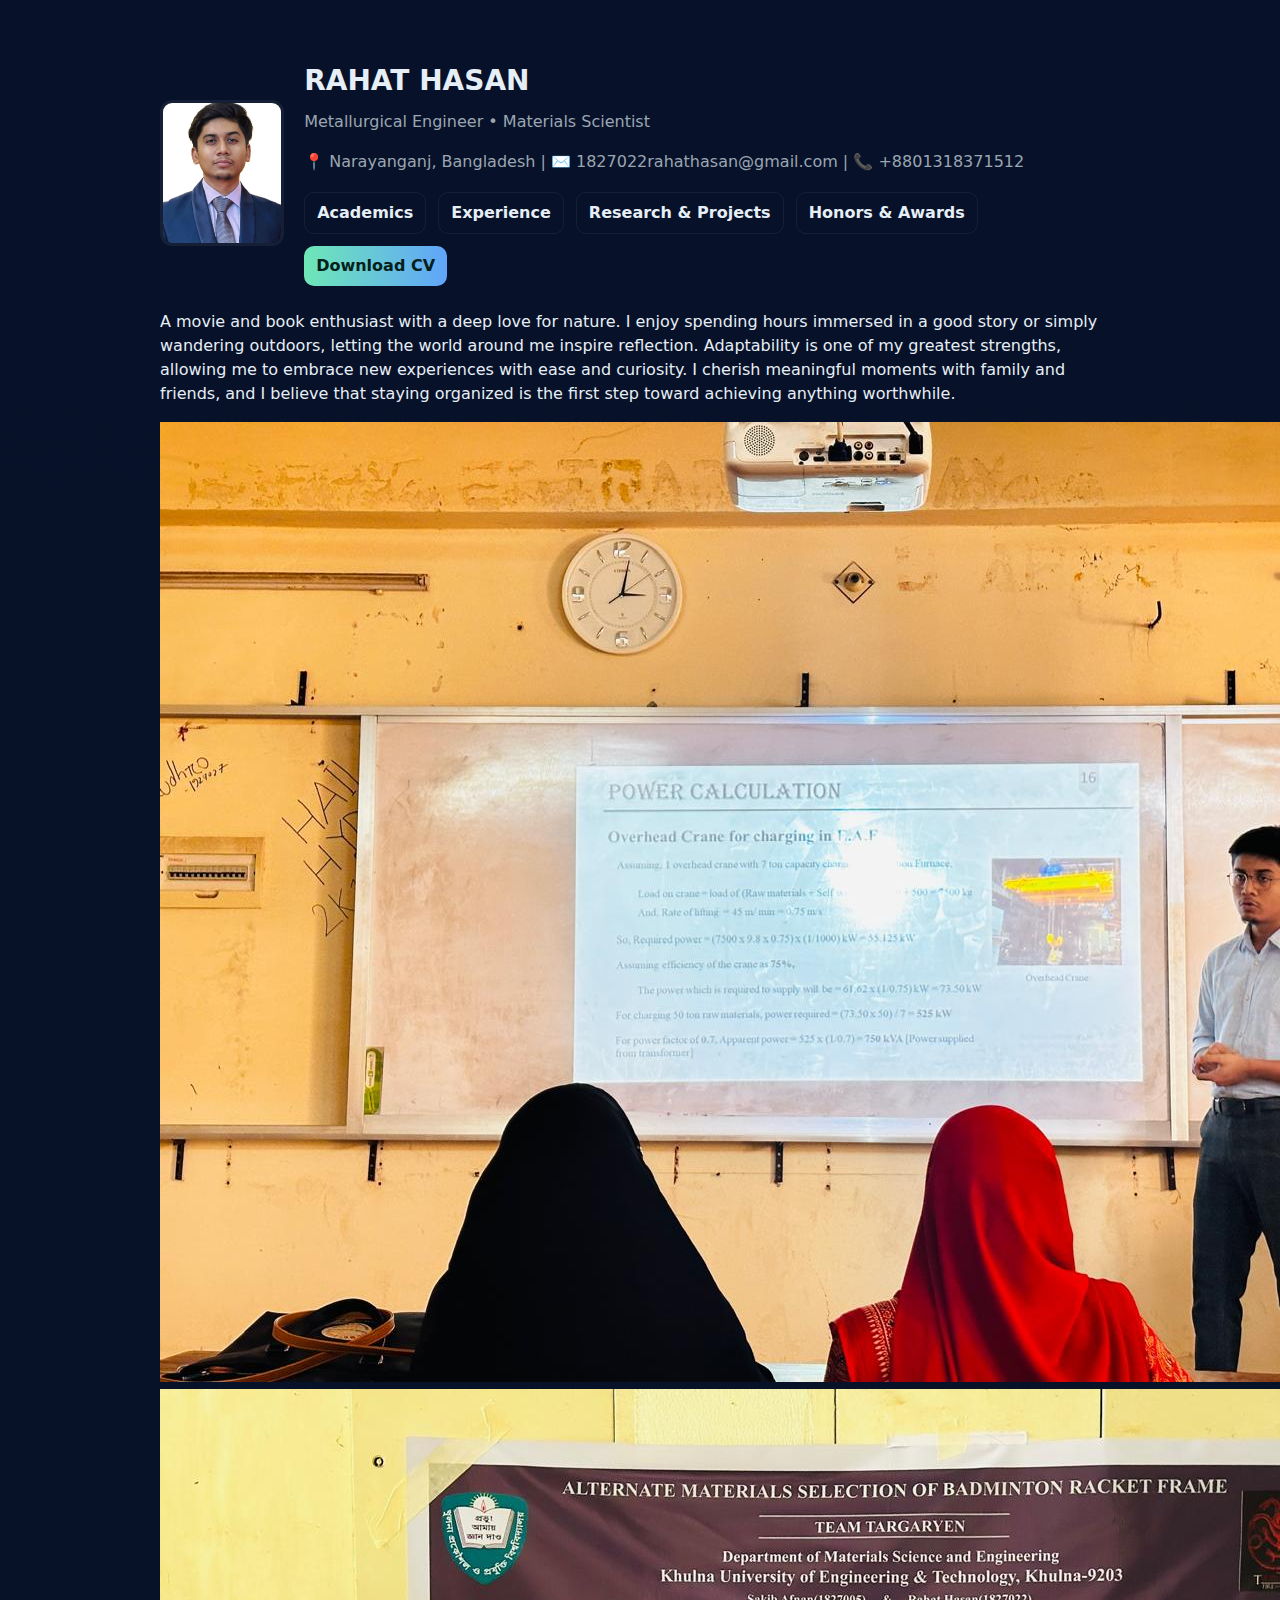
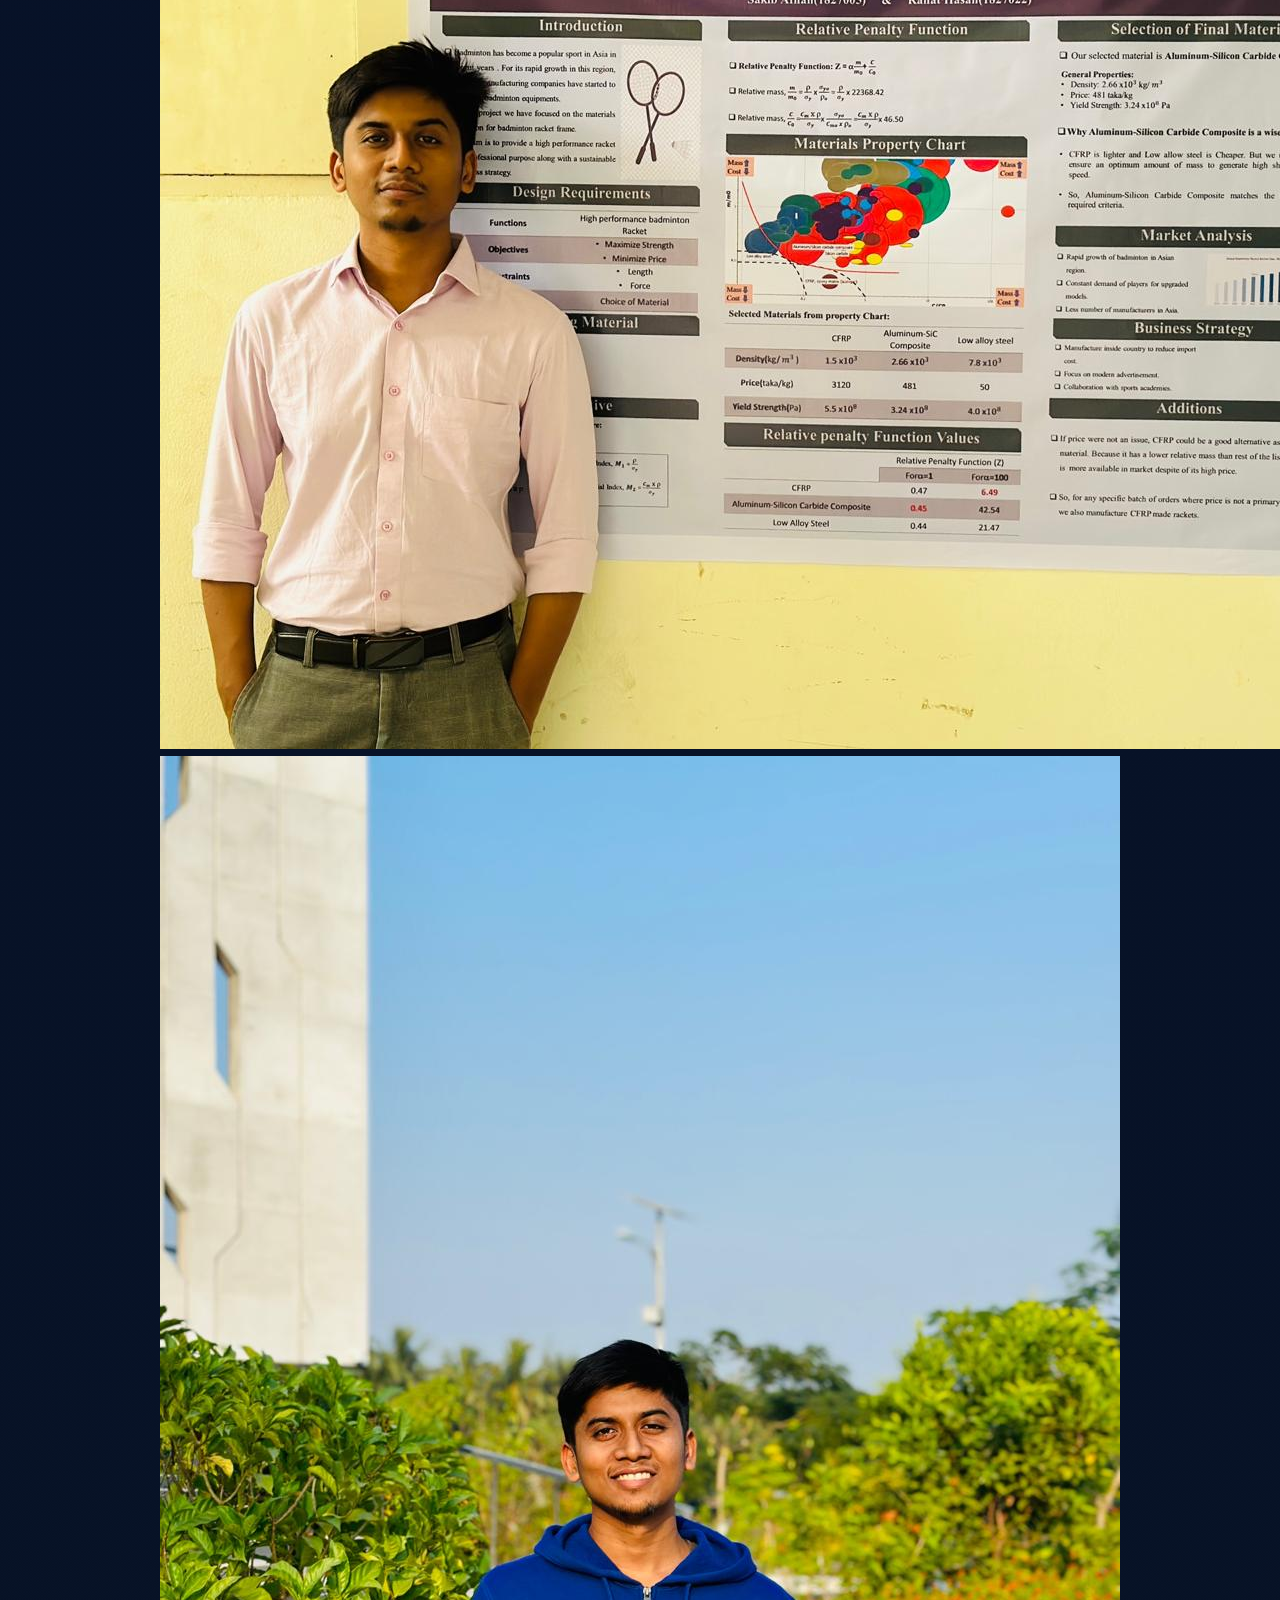
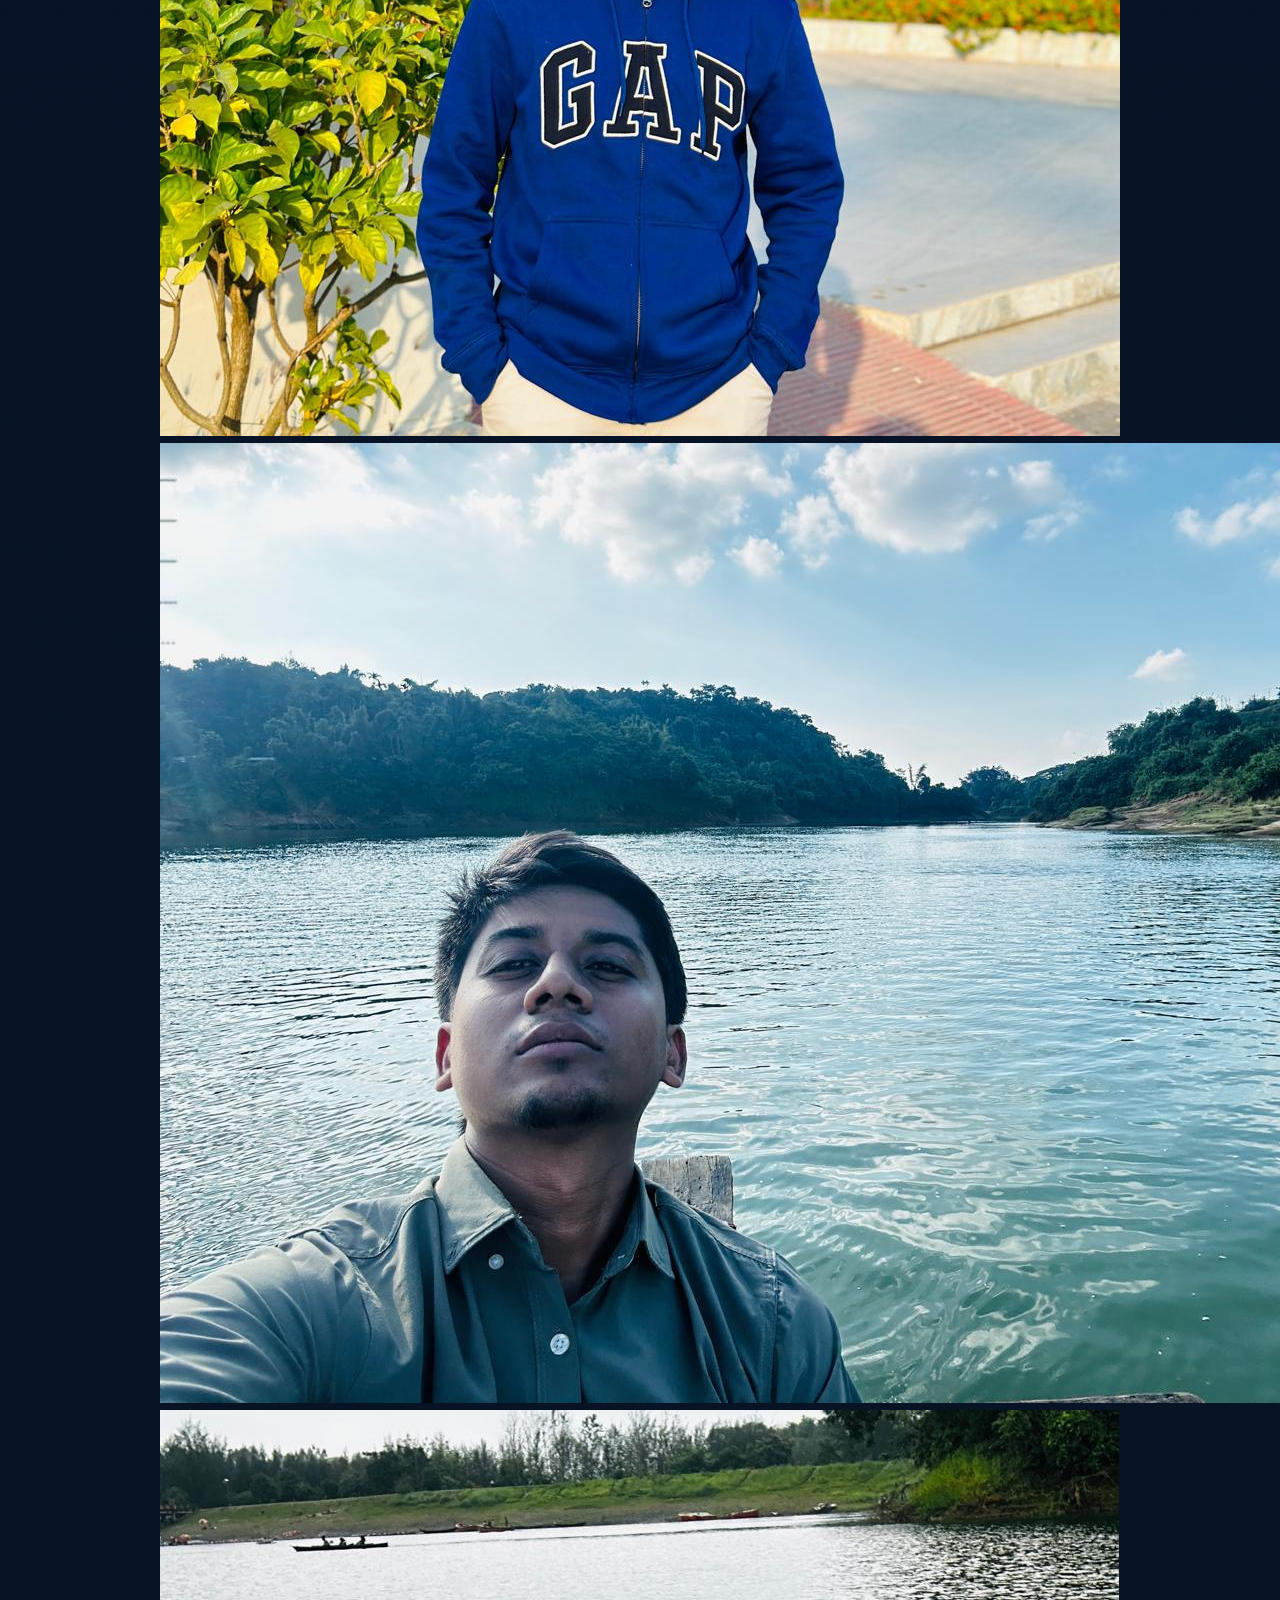
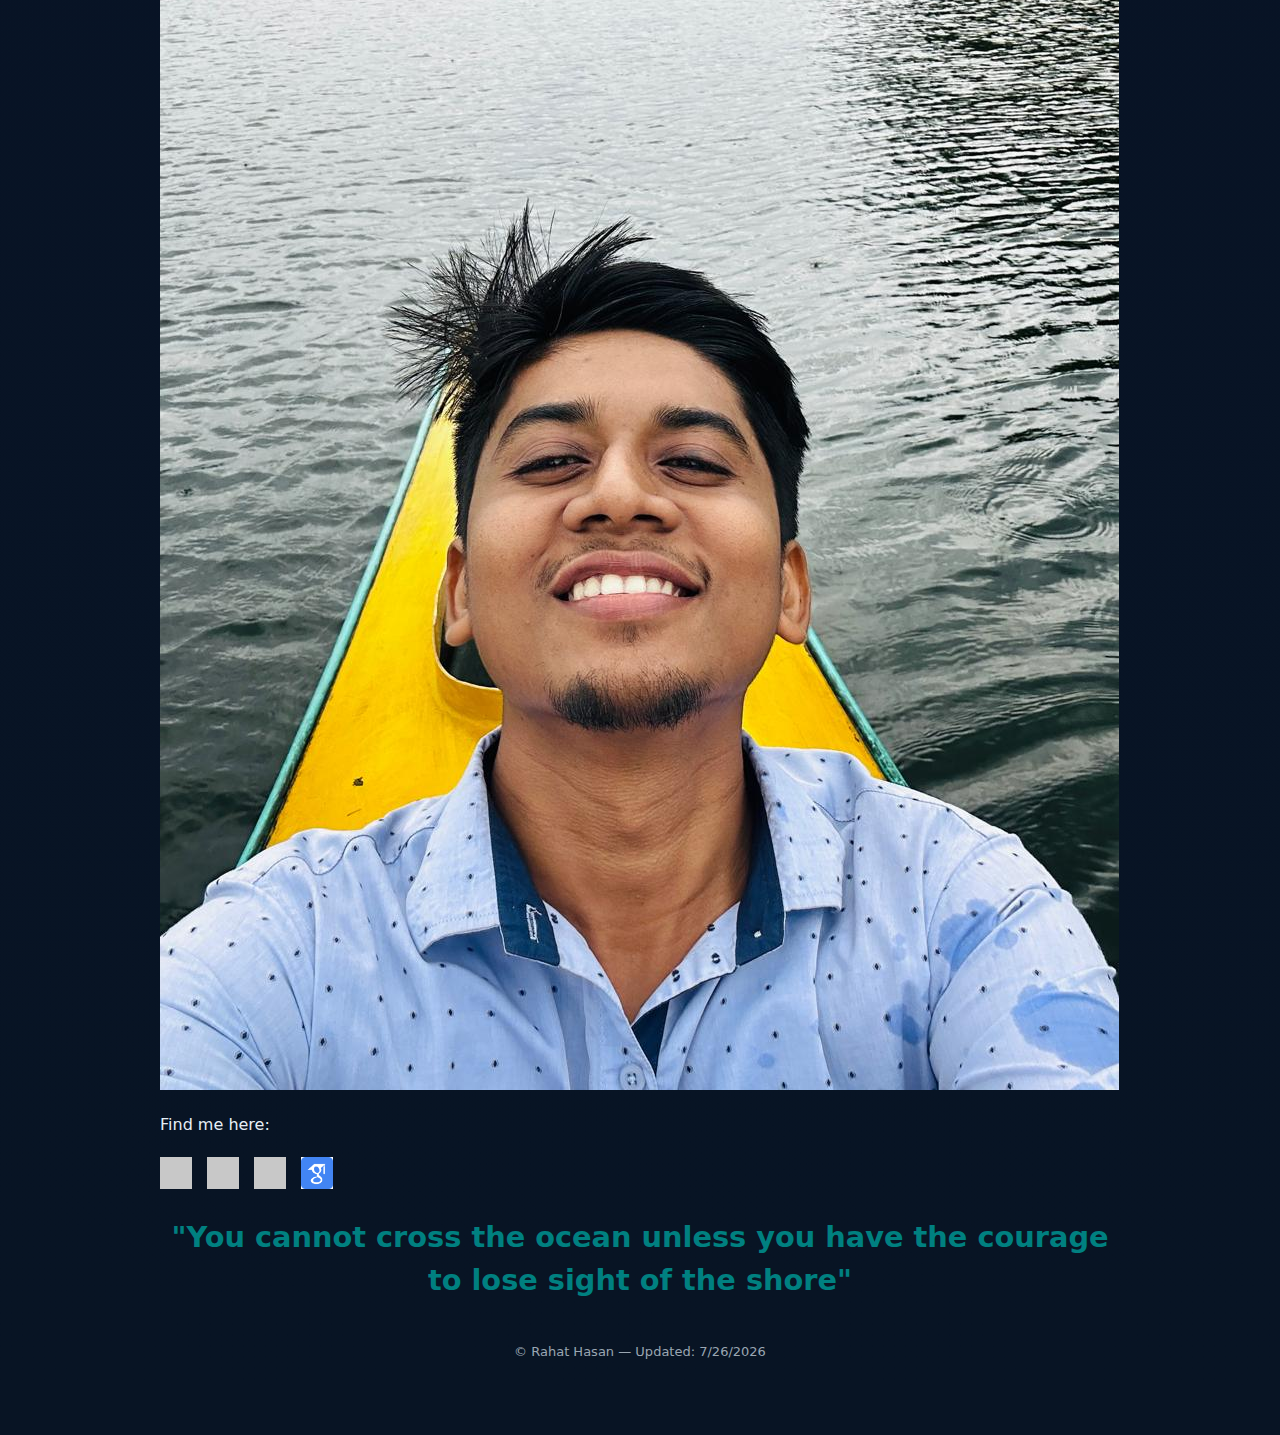
<file: index.html>
<!doctype html>
<html lang="en">
<head>
  <meta charset="utf-8" />
  <meta name="viewport" content="width=device-width, initial-scale=1" />
  <title>Home — RAHAT HASAN</title>
  <link rel="stylesheet" href="style.css" />
  <script defer data-domain="rahatmse22.github.io" src="https://plausible.io/js/script.js"></script>
  <style>
    .quote {
      text-align: center;
      font-weight: bold;
      color: teal; /* Change this to any color you like */
      margin-top: 20px;
      font-size: 1.8em;
    }
  </style>
</head>
<body>
  <div class="container">
    <header>
      <img src="images/profile.jpg" class="avatar" alt="Profile">
      <div>
        <h1>RAHAT HASAN</h1>
        <p class="lead">Metallurgical Engineer • Materials Scientist</p>
        <p class="lead">📍 Narayanganj, Bangladesh | ✉️ 1827022rahathasan@gmail.com | 📞 +8801318371512</p>
        <nav>
          <a class="btn" href="academics.html">Academics</a>
          <a class="btn" href="experience.html">Experience</a>
          <a class="btn" href="research.html">Research & Projects</a>
          <a class="btn" href="honors.html">Honors & Awards</a>
          <a class="btn primary" href="images/RAHAT HASAN.pdf" download>Download CV</a>
        </nav>
      </div>
    </header>

    <main>
      <p class="justified">
        A movie and book enthusiast with a deep love for nature. I enjoy spending hours immersed in a good story or simply wandering outdoors, letting the world around me inspire reflection. Adaptability is one of my greatest strengths, allowing me to embrace new experiences with ease and curiosity. I cherish meaningful moments with family and friends, and I believe that staying organized is the first step toward achieving anything worthwhile.
      </p>

      <!-- 5-photo row -->
      <div class="photo-row">
  <a href="images/ph1.jpg">
    <img src="images/ph1.jpg" alt="Photo 1">
  </a>
  <a href="images/ph2.jpg">
    <img src="images/ph2.jpg" alt="Photo 2">
  </a>
  <a href="images/ph3.jpg">
    <img src="images/ph3.jpg" alt="Photo 3">
  </a>
  <a href="images/ph4.jpg">
    <img src="images/ph4.jpg" alt="Photo 4">
  </a>
  <a href="images/ph5.jpg">
    <img src="images/ph5.jpg" alt="Photo 5">
  </a>
</div>

      <p>Find me here:</p>
      <div class="social-links">
        <a href="https://www.linkedin.com/in/rahat-hasan-b33b5119a?utm_source=share&utm_campaign=share_via&utm_content=profile&utm_medium=ios_app" target="_blank"><img src="images/linkedin.png" alt="LinkedIn"></a>
        <a href="https://www.researchgate.net/profile/Rahat-Hasan-3?ev=hdr_xprf" target="_blank"><img src="images/researchgate.png" alt="ResearchGate"></a>
        <a href="https://www.facebook.com/share/17CQ5Q8rpC/?mibextid=wwXIfr" target="_blank"><img src="images/facebook.png" alt="Facebook"></a>
        <a href="https://scholar.google.com/citations?hl=en&view_op=list_works&gmla=AH8HC4xmxjjEFjdSLCc45_DIMXSUm-P1qld-BtuL1JSjJCcD8PPqrphZbKqAFMLd8aVWrhBeACO7zUpZluK9tQ&user=zG2BJ44AAAAJ" target="_blank"><img src="images/gscholar.png" alt="Google Scholar"></a>
      </div>
    </main>

    <!-- Added Quote -->
    <p class="quote">
      "You cannot cross the ocean unless you have the courage to lose sight of the shore"
    </p>

    <footer>
      <p>© Rahat Hasan — Updated: <span id="date"></span></p>
    </footer>
  </div>

<script>
  document.getElementById("date").innerText = new Date().toLocaleDateString()
</script>
</body>
</html>
</file>
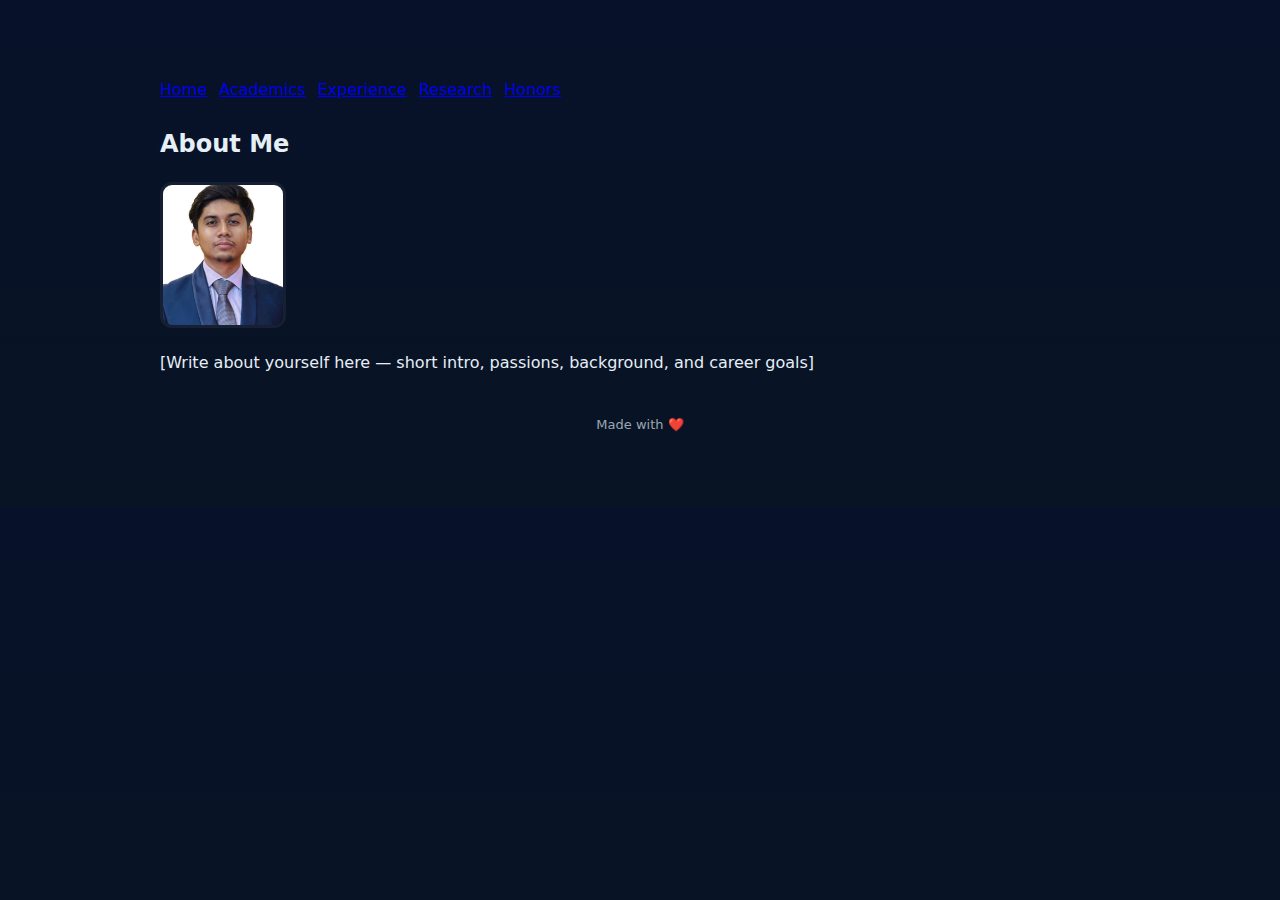
<file: about.html>
<!doctype html>
<html lang="en">
<head>
  <meta charset="utf-8" />
  <meta name="viewport" content="width=device-width, initial-scale=1" />
  <title>About — YOUR NAME</title>
  <link rel="stylesheet" href="style.css" />
</head>
<body>
  <div class="container">
    <header>
      <nav>
        <a href="index.html">Home</a>
        <a href="academics.html">Academics</a>
        <a href="experience.html">Experience</a>
        <a href="research.html">Research</a>
        <a href="honors.html">Honors</a>
      </nav>
    </header>
    <main>
      <h2>About Me</h2>
      <img src="images/profile.jpg" class="avatar" alt="Profile Photo">
      <p>[Write about yourself here — short intro, passions, background, and career goals]</p>
    </main>
    <footer><p>Made with ❤️</p></footer>
  </div>
</body>
</html>
</file>
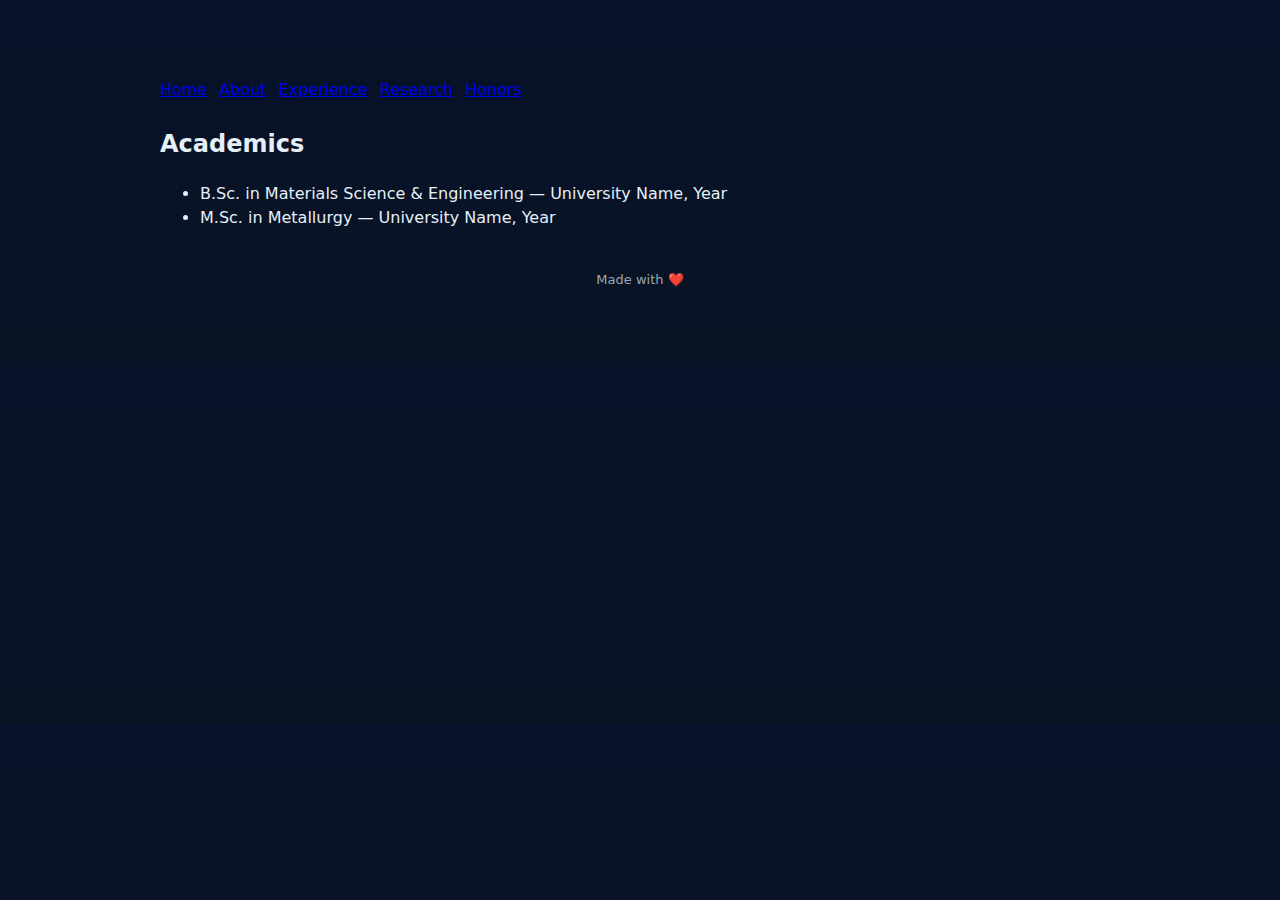
<file: academics.html>
<!doctype html>
<html lang="en">
<head>
  <meta charset="utf-8" />
  <meta name="viewport" content="width=device-width, initial-scale=1" />
  <title>Academics — YOUR NAME</title>
  <link rel="stylesheet" href="style.css" />
</head>
<body>
  <div class="container">
    <header>
      <nav>
        <a href="index.html">Home</a>
        <a href="about.html">About</a>
        <a href="experience.html">Experience</a>
        <a href="research.html">Research</a>
        <a href="honors.html">Honors</a>
      </nav>
    </header>
    <main>
      <h2>Academics</h2>
      <ul>
        <li>B.Sc. in Materials Science & Engineering — University Name, Year</li>
        <li>M.Sc. in Metallurgy — University Name, Year</li>
      </ul>
    </main>
    <footer><p>Made with ❤️</p></footer>
  </div>
</body>
</html>
</file>
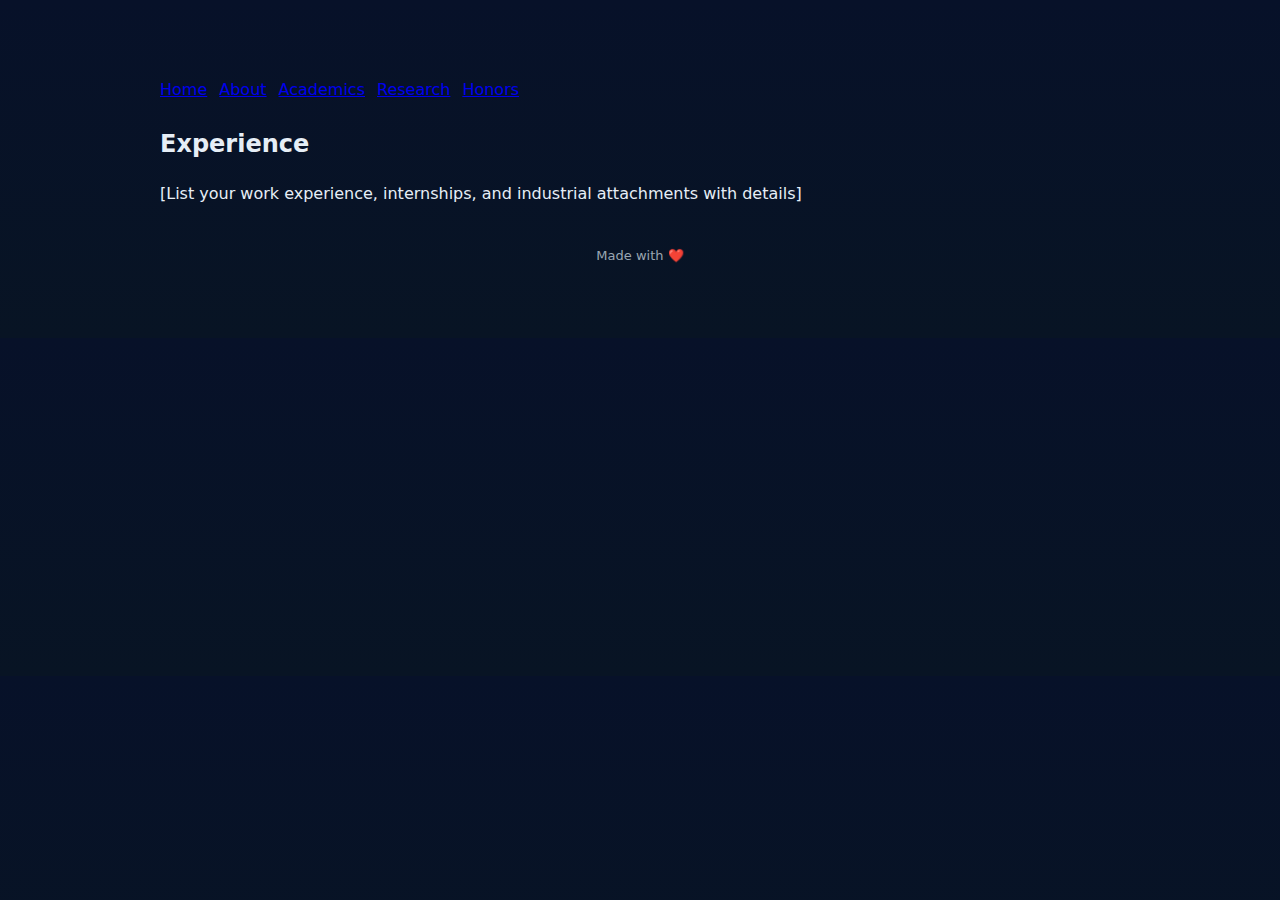
<file: experience.html>
<!doctype html>
<html lang="en">
<head>
  <meta charset="utf-8" />
  <meta name="viewport" content="width=device-width, initial-scale=1" />
  <title>Experience — YOUR NAME</title>
  <link rel="stylesheet" href="style.css" />
</head>
<body>
  <div class="container">
    <header>
      <nav>
        <a href="index.html">Home</a>
        <a href="about.html">About</a>
        <a href="academics.html">Academics</a>
        <a href="research.html">Research</a>
        <a href="honors.html">Honors</a>
      </nav>
    </header>
    <main>
      <h2>Experience</h2>
      <p>[List your work experience, internships, and industrial attachments with details]</p>
    </main>
    <footer><p>Made with ❤️</p></footer>
  </div>
</body>
</html>
</file>
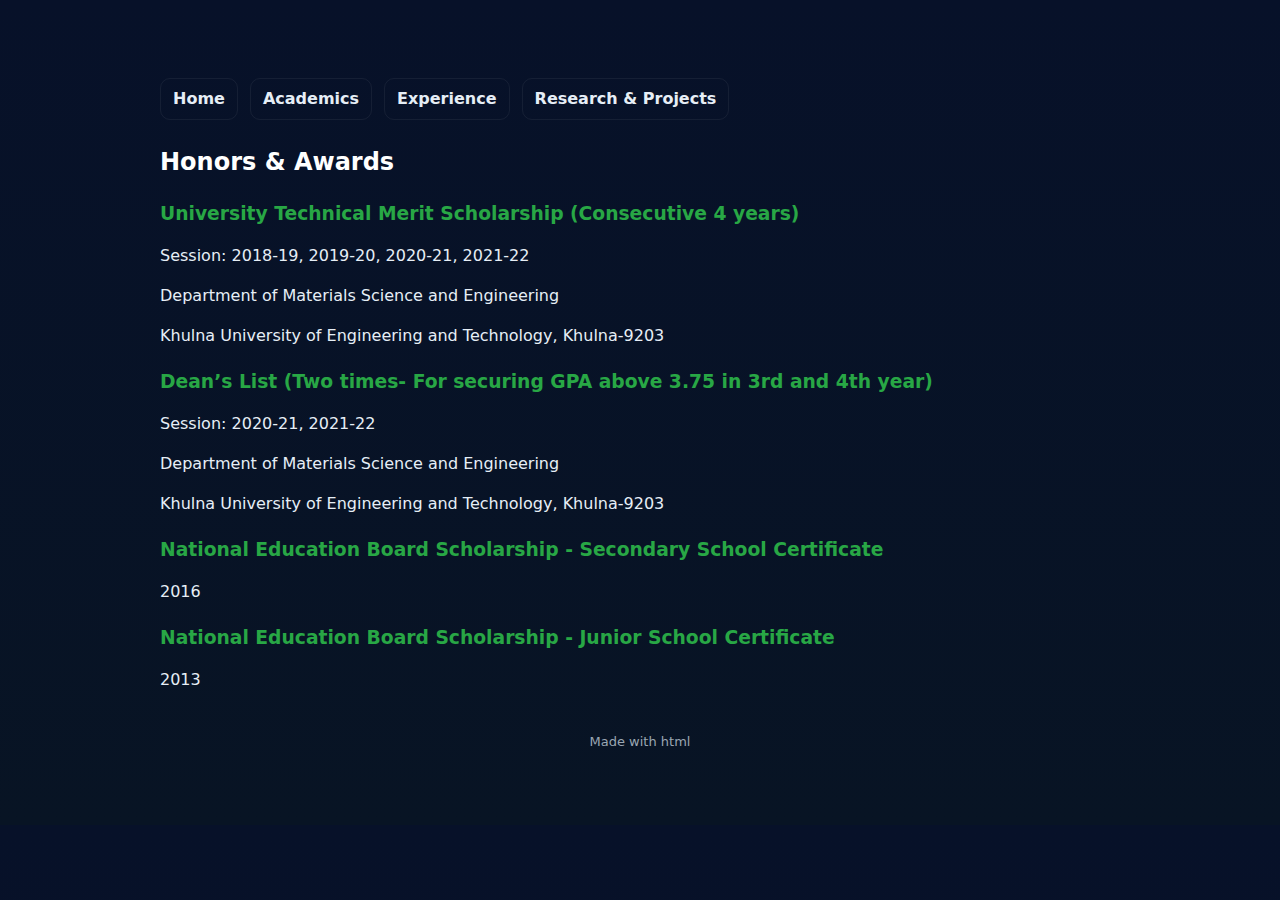
<file: honors.html>
<!doctype html>
<html lang="en">
<head>
  <meta charset="utf-8" />
  <meta name="viewport" content="width=device-width, initial-scale=1" />
  <title>Honors & Awards — Rahat Hasan</title>
  <link rel="stylesheet" href="style.css" />
  <style>
    /* Page title white */
    h2 {
      color: white;
    }

    /* Award titles green */
    .title-green {
      color: #28a745; /* Same green as other pages */
      margin-bottom: 5px;
    }

    .award {
      margin-bottom: 20px;
    }
  </style>
</head>
<body>
  <div class="container">
    <header>
      <nav>
        <a href="index.html" class="btn">Home</a>
        <a href="academics.html" class="btn">Academics</a>
        <a href="experience.html" class="btn">Experience</a>
        <a href="research.html" class="btn">Research & Projects</a>
        
      </nav>
    </header>

    <main>
      <h2>Honors & Awards</h2>

      <!-- Award 1 -->
      <div class="award">
        <h3 class="title-green">University Technical Merit Scholarship (Consecutive 4 years)</h3>
        <p>Session: 2018-19, 2019-20, 2020-21, 2021-22</p>
        <p>Department of Materials Science and Engineering</p>
        <p>Khulna University of Engineering and Technology, Khulna-9203</p>
      </div>

      <!-- Award 2 -->
      <div class="award">
        <h3 class="title-green">Dean’s List (Two times- For securing GPA above 3.75 in 3rd and 4th year)</h3>
        <p>Session: 2020-21, 2021-22</p>
        <p>Department of Materials Science and Engineering</p>
        <p>Khulna University of Engineering and Technology, Khulna-9203</p>
      </div>

      <!-- Award 3 -->
      <div class="award">
        <h3 class="title-green">National Education Board Scholarship - Secondary School Certificate</h3>
        <p>2016</p>
      </div>

      <!-- Award 4 -->
      <div class="award">
        <h3 class="title-green">National Education Board Scholarship - Junior School Certificate</h3>
        <p>2013</p>
      </div>

    </main>

    <footer>
      <p>Made with html</p>
    </footer>
  </div>
</body>
</html>
</file>
<file: style.css>
:root {
  --bg: #0f1724;
  --muted: #9aa6b2;
  --accent: #6ee7b7;
}

body {
  font-family: Inter, system-ui, Segoe UI, Roboto, Arial;
  line-height: 1.5;
  margin: 0;
  background: linear-gradient(180deg, #071129 0%, #081424 100%);
  color: #e6eef6;
}

.container {
  max-width: 960px;
  margin: 40px auto;
  padding: 20px;
}

header {
  display: flex;
  gap: 20px;
  align-items: center;
}

.avatar {
  width: 120px;
  height: 140px;
  border-radius: 12px;
  object-fit: cover;
  border: 3px solid rgba(255, 255, 255, 0.06);
}

h1 {
  font-size: 28px;
  margin: 0;
}

p.lead {
  color: var(--muted);
  margin-top: 8px;
}

nav {
  margin-top: 18px;
  display: flex;
  gap: 12px;
  flex-wrap: wrap;
}

a.btn {
  background: transparent;
  border: 1px solid rgba(255, 255, 255, 0.06);
  padding: 8px 12px;
  border-radius: 10px;
  text-decoration: none;
  color: inherit;
  font-weight: 600;
}

a.primary {
  background: linear-gradient(90deg, var(--accent), #60a5fa);
  color: #052019;
  border: none;
}

main {
  margin-top: 24px;
}

footer {
  margin-top: 40px;
  color: var(--muted);
  font-size: 13px;
  text-align: center;
}

/* --- Social Media Icons --- */
.social-links {
  margin-top: 20px;
  display: flex;
  gap: 15px;
}

.social-links img {
  width: 32px;
  height: 32px;
  transition: transform 0.2s;
}

.social-links img:hover {
  transform: scale(1.15);
}
/* --- Academic Section --- */
.education {
  display: flex;               /* align info and logo horizontally */
  justify-content: space-between;
  align-items: center;
  margin-bottom: 25px;
  padding-bottom: 10px;
  border-bottom: 1px solid rgba(255, 255, 255, 0.1);
}

.edu-info h3 {
  margin: 0;
  color: var(--accent);
}

.edu-info p {
  margin: 4px 0;
  color: var(--muted);
}

.edu-logo img {
  max-width: 100px;
  height: auto;
}

/* Responsive for smaller screens */
@media (max-width: 768px) {
  .education {
    flex-direction: column;   /* stack logo below text on small screens */
    align-items: flex-start;
  }

  .edu-logo {
    margin-top: 10px;
  }
}

/* --- Skills Section --- */
.skills {
  margin-top: 30px;
}

.skills h3 {
  color: var(--accent);
  margin-bottom: 8px;
}

.skills ul {
  list-style-type: disc;
  padding-left: 20px;
  color: var(--muted);
}

.skills li {
  margin-bottom: 6px;
}
/* --- Titles for Thesis, Articles, and Projects --- */
.thesis h3,
.articles h4,
.projects h4 {
  color: var(--accent);  /* Green accent color */
</file>
